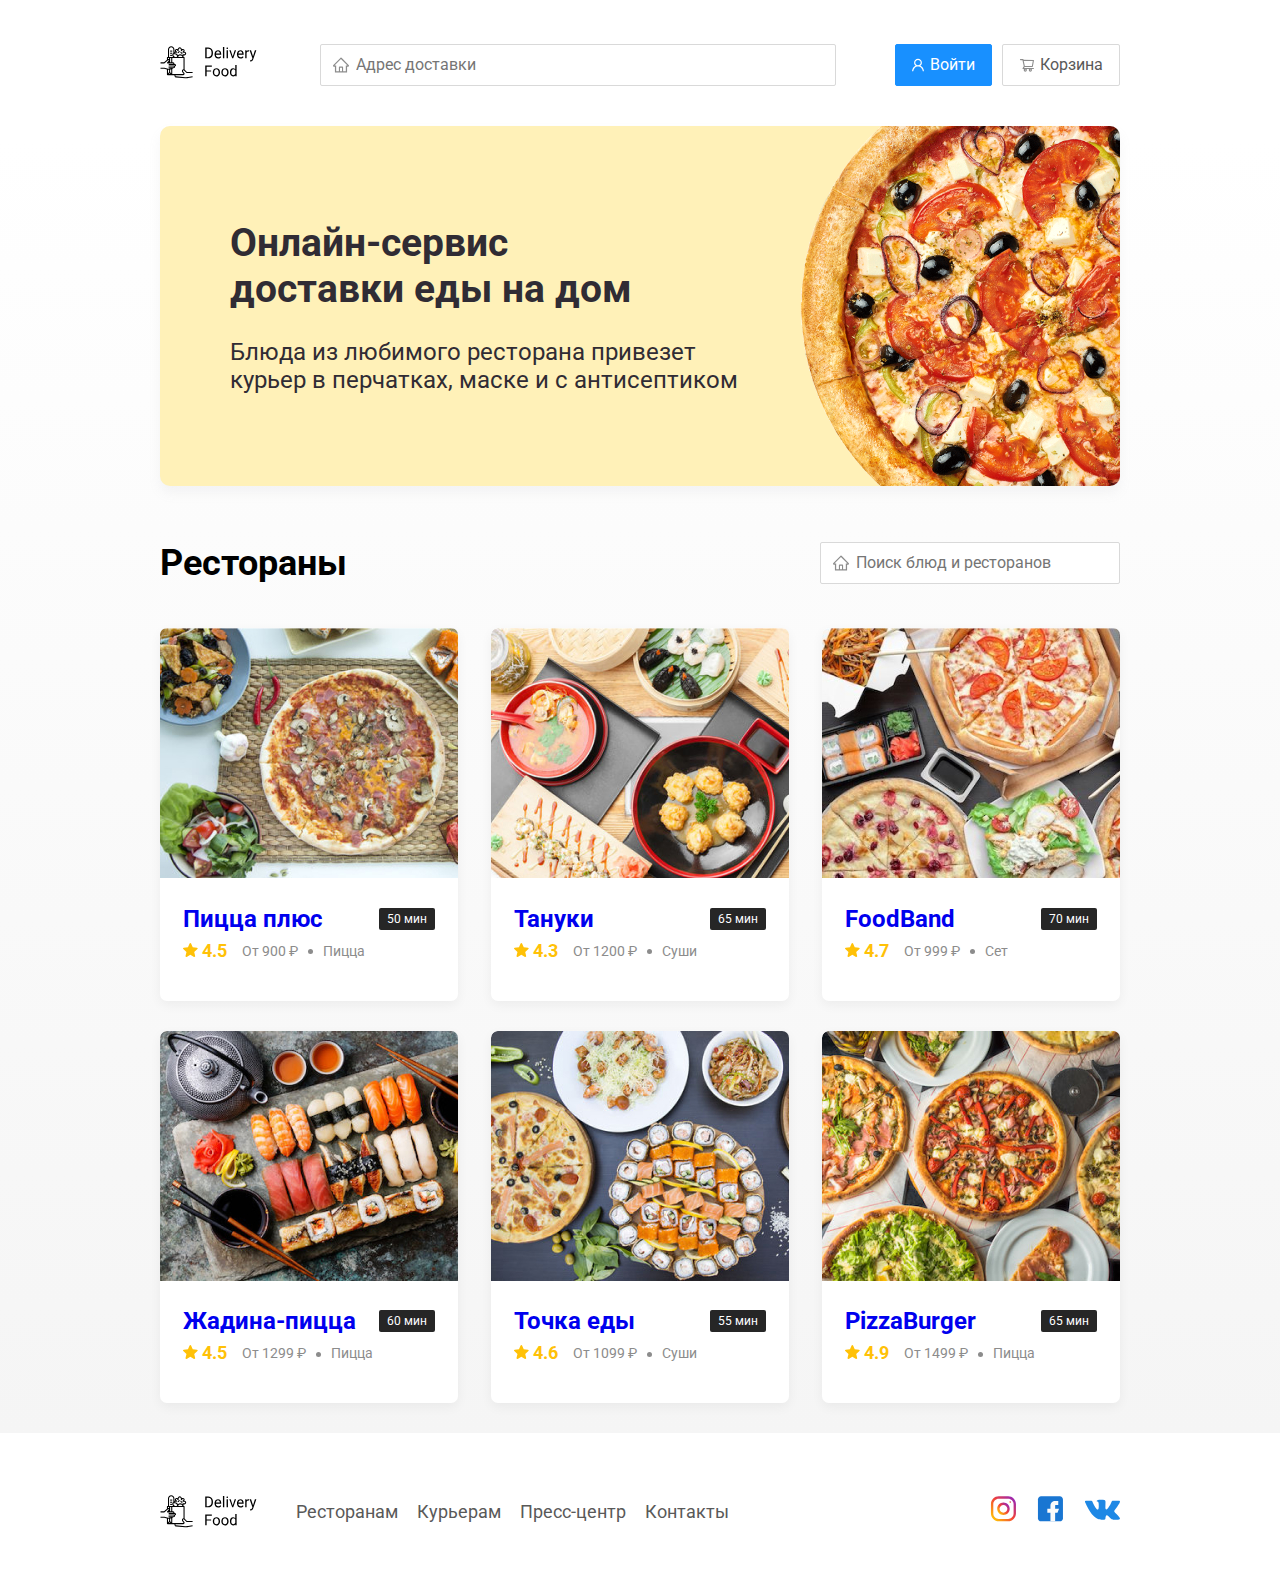
<file: index.html>
<!DOCTYPE html>
		<html lang="ru">
		<head> 
			<meta charset="UTF-8">
			<link href="https://fonts.googleapis.com/css2?family=Roboto:wght@400;700&display=swap" rel="stylesheet">
			<title>Delivery Food - Доставка еды на дом</title>
			<link rel="stylesheet" href="CSS\normalize.css">
			<link rel="stylesheet" href="CSS/style.css">
		</head>
		<body>
		<div class="container">
			<header class="header">
				<a href="index.html">
					<img src="img\logo.svg" alt="Logo" class="logo">
				</a>
				<input type="text" class="input input-address" placeholder="Адрес доставки">
				<div class="buttons">
					<button class="button button-praimary">
						<img src="img\user.svg" alt="user" class="button-icon">
						<span class="button-text">Войти</span>
					</button>
					<button class="button">
						<img src="img\shop.svg" alt="shop" class="button-icon">
						<span class="button-text">Корзина</span>
					</button>
				</div>
			</header>
		</div>
		<div class="main">
          <div class="container">
			<section class="promo">
				<h1 class="promo-title"> Онлайн-сервис <br> доставки еды на дом</h1>
				<p class="promo-text">Блюда из любимого ресторана привезет курьер в перчатках, маске и с антисептиком</p>
			</section>
			<section class="restaurants">
				<div class="section-heading">
					<h2 class="section-title">Рестораны</h2>
					<input type="text" class="input input-search" placeholder="Поиск блюд и ресторанов">
				</div>
				<div class="cards">
					<a href="restaurant.html" class="card">
					  <img src="img/image.jpg" alt="image" class="card-image">
					  <div class="card-text">
						  <div class="card-heading">
							  <h3 class="card-title">Пицца плюс</h3>
							  <span class="card-tag tag">50 мин</span>
						  </div>
						  <div class="card-info">
							  <div class="raiting">
								<img src="img\raiting.svg" alt="raiting" class="raitin-star">  
								4.5
							</div>
							  <div class="price">От 900 ₽</div>
							  <div class="category">Пицца</div>
						  </div>
					  </div>
					</a>
					<a href="restaurant.html" class="card">
						<img src="img/tanuki.jpg" alt="image" class="card-image">
						<div class="card-text">
							<div class="card-heading">
								<h3 class="card-title">Тануки</h3>
								<span class="card-tag tag">65 мин</span>
							</div>
							<div class="card-info">
								<div class="raiting">
									<img src="img\raiting.svg" alt="raiting" class="raitin-star">
									4.3
								</div>
								<div class="price">От 1200 ₽</div>
								<div class="category">Суши</div>
							</div>
						</div>
					</a>
					  <a href="restaurant.html" class="card">
						<img src="img/foodband.jpg" alt="image" class="card-image">
						<div class="card-text">
							<div class="card-heading">
								<h3 class="card-title">FoodBand</h3>
								<span class="card-tag tag">70 мин</span>
							</div>
							<div class="card-info">
								<div class="raiting">
									<img src="img\raiting.svg" alt="raiting" class="raitin-star">
									4.7
								</div>
								<div class="price">От 999 ₽</div>
								<div class="category">Сет</div>
							</div>
						</div>
					</a>
					  <a href="restaurant.html" class="card">
						<img src="img/jadpizza.jpg" alt="image" class="card-image">
						<div class="card-text">
							<div class="card-heading">
								<h3 class="card-title">Жадина-пицца</h3>
								<span class="card-tag tag">60 мин</span>
							</div>
							<div class="card-info">
								<div class="raiting">
									<img src="img\raiting.svg" alt="raiting" class="raitin-star">
									4.5
								</div>
								<div class="price">От 1299 ₽</div>
								<div class="category">Пицца</div>
							</div>
						</div>
					</a>
					  <a href="restaurant.html" class="card">
						<img src="img/poinfood.jpg" alt="image" class="card-image">
						<div class="card-text">
							<div class="card-heading">
								<h3 class="card-title">Точка еды</h3>
								<span class="card-tag tag">55 мин</span>
							</div>
							<div class="card-info">
								<div class="raiting">
									<img src="img\raiting.svg" alt="raiting" class="raitin-star">
									4.6
								</div>
								<div class="price">От 1099 ₽</div>
								<div class="category">Суши</div>
							</div>
						</div>
					</a>
					  <a href="restaurant.html" class="card">
						<img src="img/pizzaburger.jpg" alt="image" class="card-image">
						<div class="card-text">
							<div class="card-heading">
								<h3 class="card-title">PizzaBurger</h3>
								<span class="card-tag tag">65 мин</span>
							</div>
							<div class="card-info">
								<div class="raiting">
									<img src="img\raiting.svg" alt="raiting" class="raitin-star">
									4.9
								</div>
								<div class="price">От 1499 ₽</div>
								<div class="category">Пицца</div>
							</div>
						</div>
					</a>
				</div>
			</section>
		  </div>
		</div>
		<footer class="footer">
          <div class="container">
			  <div class="footer-block">
				  <img src="img/logo.svg" alt="footer-logo" class="logo footer-logo">
				  <nav class="footer-nav">
					  <a href="#" class="footer-link">Ресторанам</a>
					  <a href="#" class="footer-link">Курьерам</a>
					  <a href="#" class="footer-link">Пресс-центр</a>
					  <a href="#" class="footer-link">Контакты</a>
				  </nav>
				  <div class="social-links">
					  <a href="#" class="social-link"><img src="img/instagramm.svg" alt=""></a>
					  <a href="#" class="social-link"><img src="img/facebook.svg" alt=""></a>
					  <a href="#" class="social-link"><img src="img/vk.svg" alt=""></a>
				  </div>
			  </div>
		  </div>
		</footer>
		</body>
		</html>
</file>
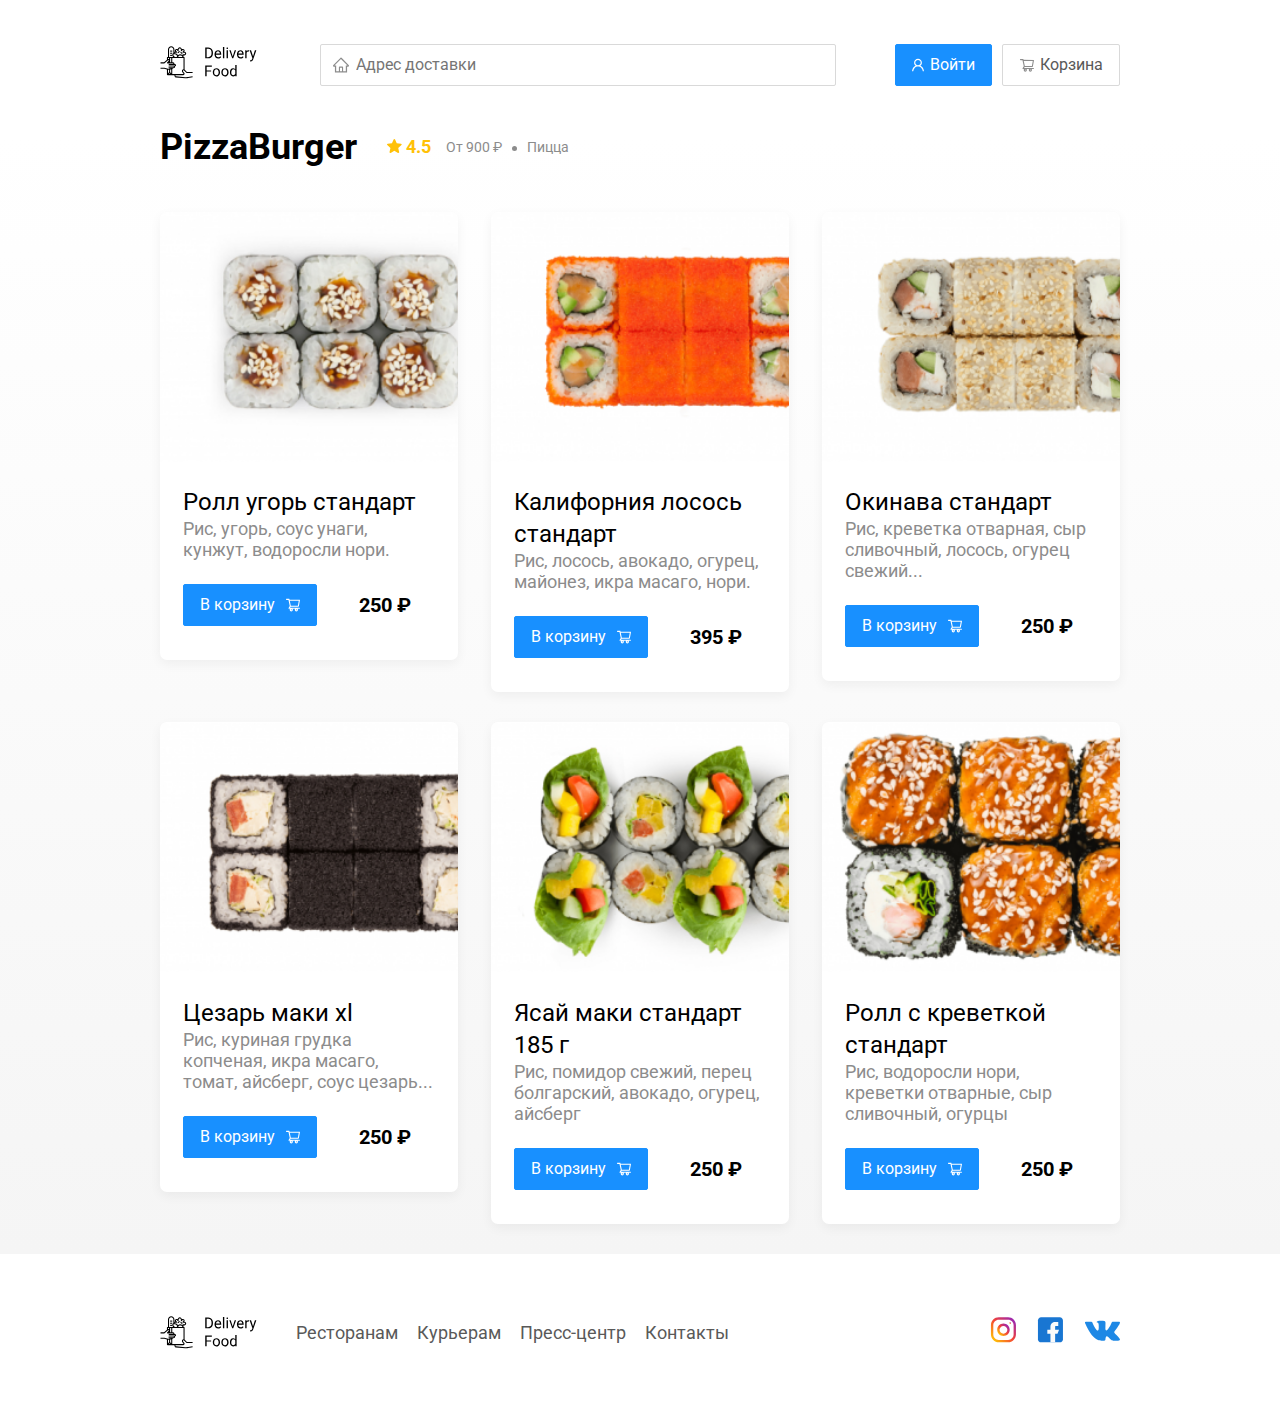
<file: restaurant.html>
<!DOCTYPE html>
		<html lang="ru">
		<head> 
			<meta charset="UTF-8">
			<link href="https://fonts.googleapis.com/css2?family=Roboto:wght@400;700&display=swap" rel="stylesheet">
			<title>PizzaBurger - Доставка еды на дом</title>
			<link rel="stylesheet" href="CSS\normalize.css">
			<link rel="stylesheet" href="CSS\animate.css">
			<link rel="stylesheet" href="CSS/style.css">
		</head>
		<body>
		<div class="container">
			<header class="header">
				<a href="index.html" class="logo">
					<img src="img\logo.svg" alt="Logo" class="logo">
				</a>
				<input type="text" class="input input-address" placeholder="Адрес доставки">
				<div class="buttons">
					<button class="button button-praimary">
						<img src="img\user.svg" alt="user" class="button-icon">
						<span class="button-text">Войти</span>
					</button>
					<button class="button" id="cart-button">
						<img src="img\shop.svg" alt="shop" class="button-icon">
						<span class="button-text">Корзина</span>
					</button>
				</div>
			</header>
		
		</div>
		<div class="main">
          <div class="container">
			<section class="restaurants">
				<div class="section-heading">
					<h2 class="section-title">PizzaBurger</h2>
					<div class="card-info">
						<div class="raiting">
						  <img src="img\raiting.svg" alt="raiting" class="raitin-star">  
						  4.5
					  </div>
						<div class="price">От 900 ₽</div>
						<div class="category">Пицца</div>
					</div>
				</div>
				<div class="cards">
					<div class="card wow fadeInUp" data-wow-delay="0.2s">
					  <img src="img/rol1.png" alt="image" class="card-image">
					  <div class="card-text">
						  <div class="card-heading">
							  <h3 class="card-title card-title-regular">Ролл угорь стандарт</h3>
						  </div>
						  <div class="card-info">
							  <div class="ingredients">Рис, угорь, соус унаги, кунжут, водоросли нори.</div>
						  </div>
						  <div class="card-buttons">
							  <button class="button button-praimary">
								  <span class="button-card-text">В корзину</span>
								  <img src="img/shoping-card-white.svg" alt="button" class="button-card-image">
							  </button>
							  <strong class="card-price-bold">250 ₽</strong>
						  </div>
					  </div>
					</div>
					<div class="card wow fadeInUp" data-wow-delay="0.4s">
						<img src="img/rol2.png" alt="image" class="card-image">
						<div class="card-text">
							<div class="card-heading">
								<h3 class="card-title card-title-regular">Калифорния лосось стандарт</h3>
							</div>
							<div class="card-info">
								<div class="ingredients">Рис, лосось, авокадо, огурец, майонез, икра масаго, нори.</div>
							</div>
							<div class="card-buttons">
								<button class="button button-praimary">
									<span class="button-card-text">В корзину</span>
									<img src="img/shoping-card-white.svg" alt="button" class="button-card-image">
								</button>
								<strong class="card-price-bold">395 ₽</strong>
							</div>
						</div>
					  </div>
					  <div class="card wow fadeInUp" data-wow-delay="0.6s">
						<img src="img/rol3.png" alt="image" class="card-image">
						<div class="card-text">
							<div class="card-heading">
								<h3 class="card-title card-title-regular">Окинава стандарт</h3>
							</div>
							<div class="card-info">
								<div class="ingredients"> Рис, креветка отварная, сыр сливочный, лосось, огурец свежий...</div>
							</div>
							<div class="card-buttons">
								<button class="button button-praimary">
									<span class="button-card-text">В корзину</span>
									<img src="img/shoping-card-white.svg" alt="button" class="button-card-image">
								</button>
								<strong class="card-price-bold">250 ₽</strong>
							</div>
						</div>
					  </div>
					  <div class="card wow fadeInUp" data-wow-delay="0.2s">
						<img src="img/rol4.png" alt="image" class="card-image">
						<div class="card-text">
							<div class="card-heading">
								<h3 class="card-title card-title-regular">Цезарь маки хl</h3>
							</div>
							<div class="card-info">
								<div class="ingredients">Рис, куриная грудка копченая, икра масаго, томат, айсберг, соус цезарь...</div>
							</div>
							<div class="card-buttons">
								<button class="button button-praimary">
									<span class="button-card-text">В корзину</span>
									<img src="img/shoping-card-white.svg" alt="button" class="button-card-image">
								</button>
								<strong class="card-price-bold">250 ₽</strong>
							</div>
						</div>
					  </div>
					  <div class="card wow fadeInUp" data-wow-delay="0.4s">
						<img src="img/rol5.png" alt="image" class="card-image">
						<div class="card-text">
							<div class="card-heading">
								<h3 class="card-title card-title-regular">Ясай маки стандарт 185 г</h3>
							</div>
							<div class="card-info">
								<div class="ingredients">Рис, помидор свежий, перец болгарский, авокадо, огурец, айсберг</div>
							</div>
							<div class="card-buttons">
								<button class="button button-praimary">
									<span class="button-card-text">В корзину</span>
									<img src="img/shoping-card-white.svg" alt="button" class="button-card-image">
								</button>
								<strong class="card-price-bold">250 ₽</strong>
							</div>
						</div>
					  </div>
					  <div class="card wow fadeInUp" data-wow-delay="0.6s">
						<img src="img/rol6.png" alt="image" class="card-image">
						<div class="card-text">
							<div class="card-heading">
								<h3 class="card-title card-title-regular">Ролл с креветкой стандарт</h3>
							</div>
							<div class="card-info">
								<div class="ingredients">Рис, водоросли нори, креветки отварные, сыр сливочный, огурцы</div>
							</div>
							<div class="card-buttons">
								<button class="button button-praimary">
									<span class="button-card-text">В корзину</span>
									<img src="img/shoping-card-white.svg" alt="button" class="button-card-image">
								</button>
								<strong class="card-price-bold">250 ₽</strong>
							</div>
						</div>
					  </div>
				</div>
			</section>
		  </div>
		</div>
		<footer class="footer">
          <div class="container">
			  <div class="footer-block">
				  <img src="img/logo.svg" alt="footer-logo" class="logo footer-logo">
				  <nav class="footer-nav">
					  <a href="#" class="footer-link">Ресторанам</a>
					  <a href="#" class="footer-link">Курьерам</a>
					  <a href="#" class="footer-link">Пресс-центр</a>
					  <a href="#" class="footer-link">Контакты</a>
				  </nav>
				  <div class="social-links">
					  <a href="#" class="social-link"><img src="img/instagramm.svg" alt=""></a>
					  <a href="#" class="social-link"><img src="img/facebook.svg" alt=""></a>
					  <a href="#" class="social-link"><img src="img/vk.svg" alt=""></a>
				  </div>
			  </div>
		  </div>
		</footer>
		<div class="modal">
			<div class="modal-dialog">
				<div class="modal-header">
					<h3 class="modal-title">Корзина</h3>
					<button class="close">&times;</button>
				</div>
				<div class="modal-body">
					<div class="food-row">
						<span class="food-name">Ролл угорь стандарт</span>
						<strong class="food-price">250 ₽</strong>
						<div class="food-counter">
							<button class="counter-button">-</button>
							<span class="counter">1</span>
							<button class="counter-button">+</button>
						</div>
					</div>
					<div class="food-row">
						<span class="food-name">Ролл угорь стандарт</span>
						<strong class="food-price">250 ₽</strong>
						<div class="food-counter">
							<button class="counter-button">-</button>
							<span class="counter">1</span>
							<button class="counter-button">+</button>
						</div>
					</div>
					<div class="food-row">
						<span class="food-name">Ролл угорь стандарт</span>
						<strong class="food-price">250 ₽</strong>
						<div class="food-counter">
							<button class="counter-button">-</button>
							<span class="counter">1</span>
							<button class="counter-button">+</button>
						</div>
					</div>
					<div class="food-row">
						<span class="food-name">Ролл угорь стандарт</span>
						<strong class="food-price">250 ₽</strong>
						<div class="food-counter">
							<button class="counter-button">-</button>
							<span class="counter">1</span>
							<button class="counter-button">+</button>
						</div>
					</div>
					<div class="food-row">
						<span class="food-name">Ролл угорь стандарт</span>
						<strong class="food-price">250 ₽</strong>
						<div class="food-counter">
							<button class="counter-button">-</button>
							<span class="counter">1</span>
							<button class="counter-button">+</button>
						</div>
					</div>
				</div>
				<div class="modal-footer">
				  <span class="modal-pricetag">1250 ₽</span>
				  <div class="footer-buttons">
					  <button class="button button-praimary">Оформить заказ</button>
					  <button class="button">Отмена</button>
				  </div>
				</div>
			</div>
		</div>
		<script src="js/wow.min.js"></script>
		<script src="js\main.js"></script>
		</body>
		</html>
</file>
<file: CSS/style.css>
*{
    box-sizing: border-box;
}

body{
    font-family: "Roboto", sans-serif;
    padding-top: 44px;
}
.container{
max-width: 1200px;
margin: auto; 
}
.header{
    display: flex;
    align-items: center;
    justify-content: space-between;
    margin-bottom: 40px;
}
.input{
background: #FFFFFF;
border: 1px solid #D9D9D9;
border-radius: 2px;
font-size: 16px;
line-height: 24px;
padding: 8px;
padding-left: 35px;
background-repeat: no-repeat;
background-position: left 11px center;
}

.input-address{
flex: 0.8;
background-image: url(../img/home.svg);
}
.input-search{
    background-image: url(../img/home.svg);
    width: 300px;
    margin-left: auto;
}
.buttons{
    display: flex;
    align-items: center; 
}
.button{
display: flex;
align-items: center;
padding: 8px 16px;
background: #FFFFFF;
border: 1px solid #D9D9D9;
box-sizing: border-box;
box-shadow: 0px 0px 2px rgba(0, 0, 0, 0.0015);
border-radius: 2px;
color: #595959;
font-size: 16px;
line-height: 24px;
}

.button-praimary{
    background: #1890FF;
    color: #ffffff;
    border: 1px solid #1890FF;
    margin-right: 10px;
}

.button-icon{
    margin-right: 6px;
    vertical-align: middle;
}
.button-card-text{
    margin-right: 10px;
}
.button-text{
    vertical-align: middle;
}
.promo{
    box-shadow: 0px 7px 12px rgba(158, 158, 163, 0.1);
    background: #FFF1B8 url(../img/promo-image.png) no-repeat top -100px right -247px/924px;
    border-radius: 10px;
    padding: 68px 70px;  
    margin-bottom: 56px;
}
.promo-text{
    max-width: 538px;
    font-style: normal;
    font-weight: normal;
    font-size: 24px;
    line-height: 28px;

color: #302C34;
}
.promo-title{
font-style: normal;
font-weight: bold;
font-size: 39px;
line-height: 46px;
color: #302C34;
}
.main{
    background: linear-gradient(180deg, rgba(245, 245, 245, 0) 1.04%, #F5F5F5 100%);
}
.section-heading{
    display: flex;
    align-items: center;
    margin-bottom: 44px;
}
.section-title{
font-style: normal;
font-weight: bold;
font-size: 36px;
line-height: 42px;
color: #000000;
margin: 0;
margin-right: 30px;
}
.cards{
    display: flex;
    flex-wrap: wrap;
    align-items: flex-start;
    justify-content: space-between;
}
.card{
background: #FFFFFF;
box-shadow: 0px 4px 12px rgba(0, 0, 0, 0.05);
border-radius: 7px;
overflow: hidden;
margin-bottom: 30px;
flex-basis: 31%;
text-decoration: none;
}
.card-image{
    width: 384px;
    height: 250px;
    object-fit: cover;
}
.card-text{
    padding-top: 20px;
    padding-bottom: 34px;
    padding-left: 23px;
    padding-right: 23px;
}
.card-heading{
    display: flex;
    align-items: center;
    justify-content: space-between;

}
.card-title{
font-style: normal;
font-weight: bold;
font-size: 24px;
line-height: 32px;
margin: 0;
}
.card-title-regular{
    font-weight: 400;
}
.card-tag{
font-style: normal;
font-weight: normal;
font-size: 12px;
line-height: 20px;
color:#fff;
background: #262626;
border-radius: 2px;
padding: 1px 8px;
}
.card-info{
    display: flex;
    align-items: center;
    flex-wrap: wrap;
}
.card-price-bold{
    font-style: normal;
    font-weight: bold;
    font-size: 20px;
    line-height: 32px;
    margin-left: 32px;
}
.card-buttons{
    display: flex;
    align-items: center;
    margin-top: 24px;
}
.raiting{
margin-right: 26px;
color: #FFC107;
font-style: normal;
font-weight: bold;
font-size: 18px;
line-height: 32px;
}
.price, .category{
color: #8C8C8C;
font-style: normal;
font-weight: normal;
font-size: 18px;
line-height: 32px;
}
.price{
margin-right: 10px;
}
.ingredients{
    color: #8C8C8C;
    font-style: normal;
    font-weight: normal;
    font-size: 18px;
    line-height: 21px;  
}
.category{
    text-overflow: ellipsis;
    overflow: hidden;
    white-space: nowrap;
}
.price:after{
content: "";
width: 5px;
height: 5px;
background-color: #8C8C8C;
display: inline-block;
vertical-align: middle;
border-radius: 50%;
margin-left: 10px;
}
footer{
    padding-top: 60px;
    padding-bottom: 60px;
}
.footer-block{
    display: flex;
    align-items: center;
    justify-content: space-between;
}
.footer-nav{
    margin: auto;
    margin-left: 35px;
}
.footer-link{
    display: inline-block;
    color: #595959;
    text-decoration: none;
    font-style: normal;
    font-weight: normal;
    font-size: 18px;
    line-height: 21px;
}
.footer-link:not(:last-child){
    margin-right: 15px;
}
.social-links{
    display: flex;
    align-items: center;
    
}
.social-link:not(:last-child){
    margin-right: 21px;
}

.modal{
    position: fixed;
    left: 0;
    top: 0;
    width: 100%;
    height: 100%;
    background: rgba(0, 0, 0, 0.4);
    display: none;
}
.is-open{
    display: flex;
}
.modal-header{
    display: flex;
    align-items: center;
    justify-content: space-between;
    margin-bottom: 45px;
}
.modal-dialog{
max-width: 780px;
width:95%;
background: #FFFFFF;
border-radius: 5px;
margin: auto;
padding: 40px 45px;
}
.modal-title{
    margin: 0;
    font-weight: bold;
    font-size: 36px;
    line-height: 42px;
}
.close{
    font-size: 35px;
    border: none;
    background-color: transparent;
}
.modal-body{
    margin-bottom: 52px;
}
.food-row{
    align-items: flex-start;
    display: flex;
    justify-content: space-between;
    padding-bottom: 8px;
    border-bottom: 1px solid #D9D9D9;
    margin-bottom: 15px;
}
.food-price{
    margin-left: auto;
    margin-right: 47px;
    font-weight: bold;
    font-size: 20px;
    line-height: 32px;
}
.food-name{
    font-weight: normal;
    font-size: 18px;
    line-height: 32px;
}
.food-counter{
display: flex;
align-items: center;
}
.counter-button{
display: flex;
align-items: center;
justify-content: center;
width: 39px;
height: 32px;
background: #FFFFFF;
border: 1px solid #40A9FF;
box-sizing: border-box;
border-radius: 2px;
font-weight: normal;
font-size: 14px;
line-height: 22px;
color: #40A9FF;
}
.counter{
font-size: 16px;
line-height: 24px;
margin-left: 10px;
margin-right: 10px;
}
.modal-footer{
    display: flex;
    align-items: center;
    justify-content: space-between;
}
.footer-buttons{
    display: flex;
    align-items: center;
}
.modal-pricetag{
background: #262626;
border-radius: 5px;
color:#FFFFFF;
padding: 15px 20px;
}
@media(max-width:1366px){
    .container{
        max-width: 960px;
    }
    .promo{
        background-position: center right -300px;
        background-size: 750px;
    }
    .raiting{
        margin-right: 15px;
    }
    .price, .category{
        font-size: 14px;
    }
}
@media(max-width:992px){
    .container{
        max-width: 750px;
    }
    .promo{
        padding: 50px;
        background-size: 500px;
        background-position: center right -200px;
    }
    .promo-text{
        font-size: 18px;
        max-width: 400px;
    }
    .card{
        flex-basis: 49%;
    }
    .footer-link{
        font-style: 16px;
    }
}
@media(max-width: 768px){
    .container{
        max-width: 560px;
    }
    .card-info{
        flex-wrap: wrap;
    }
    .card .raiting{
        flex-basis: 100%;

    }
    .card-title{
        font-style: 18px;
    }
    .promo{
        background-size: 400px;
        background-position: bottom 50px right -200px;
    }
    .promo-title{
        font-size: 24px;
        line-height: 1.4;
    }
    .promo-text{
        margin-top: 0;
    }
}
@media(max-width: 578px){
    .container{
        width: 90%;
    }
    .header{
        flex-wrap: wrap;
    }
    .input-address{
        order: 5;
        margin-top: 15px;
        flex: 1;
    }
    .promo{
        background-image: none;
    }
    .promo-title{
        margin-bottom: 10px;
    }
    .section-title{
        font-size: 20px;
    }
    .card{
        flex-basis: 100%;
    }
    .card-image{
        width: 100%;
    }
    footer{
        padding: 30px 0;
    }
    .footer-nav{
        order: 0;
        margin-left: 0;
        display: flex;
        flex-direction: column;
        margin-right: 0;
    }
    .footer-block{
        align-items: flex-start;
    }
    .footer-logo{
        order: 1;
        margin-right: 15px;
    }
    .social-links{
        order: 2;
    }
}
@media(max-width:480px){
    .button{
        min-height: 40px;
    }
    .button-icon{
        margin-right: 0;
    }
    .button-text{
        display: none;
    }
    .promo{
        padding: 20px;
    }
    .section-heading{
        flex-wrap: wrap;
    }
    .footer-block{
        flex-wrap: wrap;
        flex-direction: column;
        align-items: center;
    }
    .footer-logo{
        order: 0;
        margin-bottom: 20px;

    }
    .footer-nav{
        margin-bottom: 20px;
        text-align: center;
    }
    .footer-link:not(:last-child){
        margin-right: 0;
    }
}
</file>
